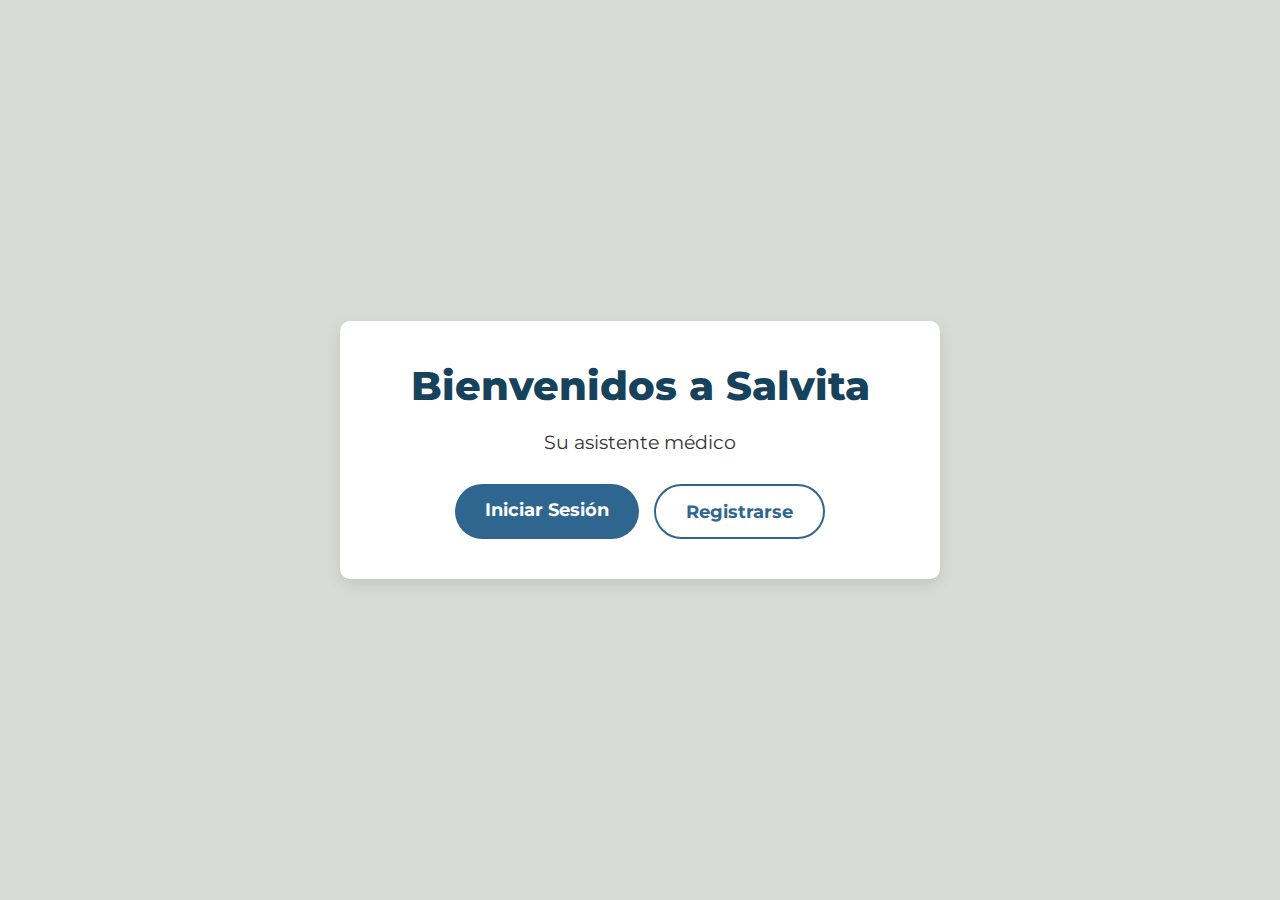
<file: Salvita/index.html>
<!doctype html>
<html lang="es">
    <head>
        <meta charset="UTF-8" />
        <meta name="viewport" content="width=device-width, initial-scale=1.0" />
        <title>Salvita - Aplicación Médica</title>
        <link rel="stylesheet" href="./fonts/montserrat.css" />
        <link rel="stylesheet" href="./css/main.css" />
        <script src="./js/main.js" defer></script>
    </head>
    <body>
        <div class="contenedor">
            <div class="tarjeta-bienvenida">
                <h1>Bienvenidos a Salvita</h1>
                <p>Su asistente médico</p>
                <div class="botones">
                    <a
                        href="./pantallas/login/login.html"
                        class="boton-principal"
                        >Iniciar Sesión</a
                    >
                    <a
                        href="./pantallas/registro/signup.html"
                        class="boton-secundario"
                        >Registrarse</a
                    >
                </div>
            </div>
        </div>
    </body>
</html>
</file>
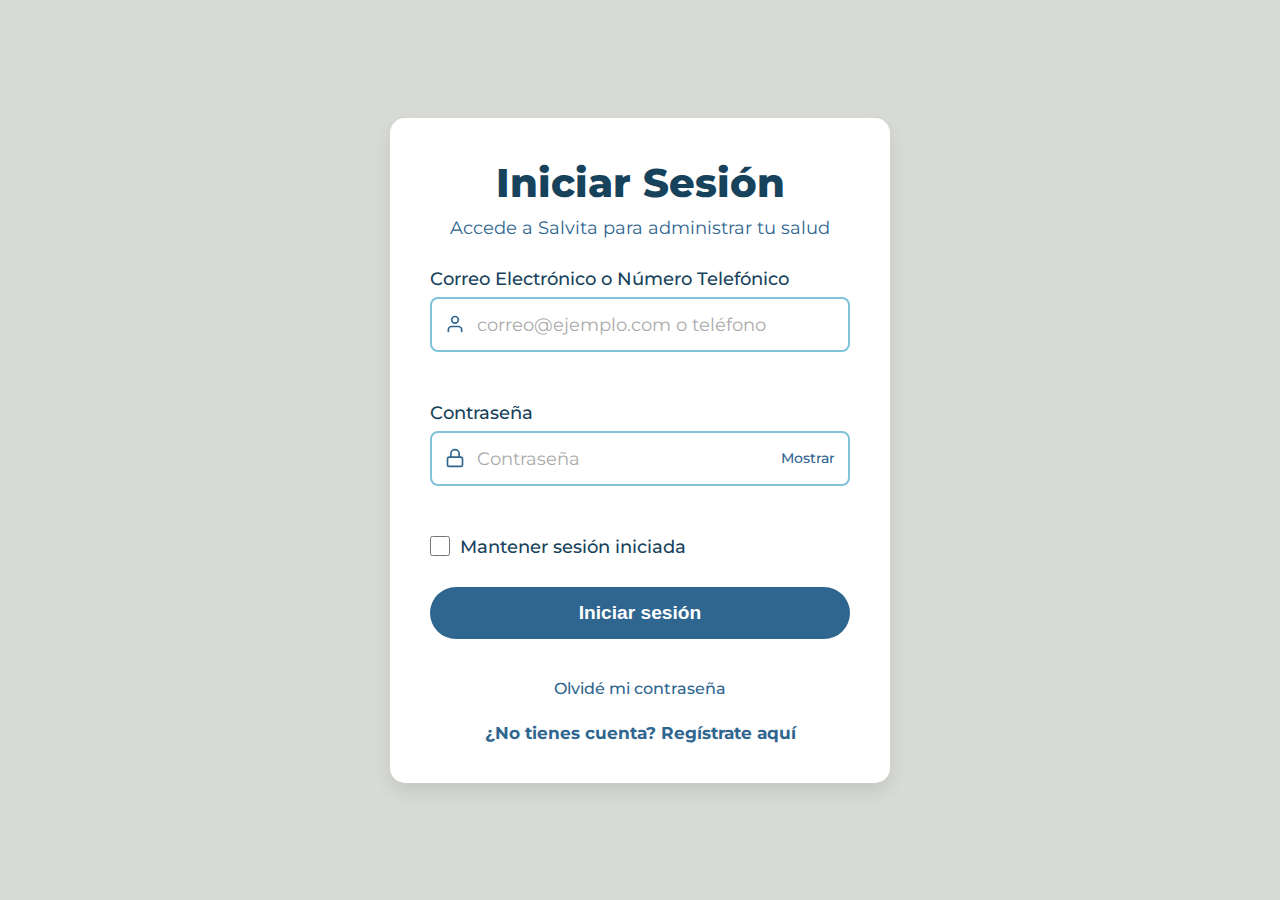
<file: Salvita/pantallas/chat/chat.html>
<!DOCTYPE html>
<html lang="es">
<head>
    <meta charset="UTF-8">
    <meta name="viewport" content="width=device-width, initial-scale=1.0">
    <title>Chat - Salvita</title>
    <!-- CSS Global -->
    <link rel="stylesheet" href="../../fonts/montserrat.css">
    <link rel="stylesheet" href="../../css/main.css">
    <!-- CSS Específico del Chat -->
    <link rel="stylesheet" href="./css/chat.css">
</head>
<body>
    <!-- Header (Cabecera) -->
    <header class="cabecera">
        <div class="logo-container">
            <img src="../dashboard/iconos/logo.svg" alt="Logo Salvita" class="logo">
            <h1 class="nombre-app">Salvita</h1>
        </div>
        <div class="iconos-derecha">
            <span id="nombreUsuario" class="nombre-usuario">Hola, Usuario</span>
            <button id="botonNotificaciones" class="icono-boton">
                <img src="../dashboard/iconos/bell.svg" alt="Notificaciones" class="icono">
                <span class="contador-notificaciones">2</span>
            </button>
            <button id="botonUsuario" class="icono-boton">
                <img src="../dashboard/iconos/user.svg" alt="Usuario" class="icono">
            </button>
            <button id="botonAjustes" class="icono-boton">
                <img src="../dashboard/iconos/settings.svg" alt="Ajustes" class="icono">
            </button>
        </div>
    </header>

    <!-- Menú desplegable de notificaciones -->
    <div id="menuNotificaciones" class="menu-desplegable oculto">
        <h3>Notificaciones</h3>
        <ul class="lista-notificaciones">
            <li class="notificacion no-leida">
                <h4 class="notificacion-titulo">Recordatorio de medicación</h4>
                <p class="notificacion-texto">Es hora de tomar tu medicamento para la presión arterial.</p>
                <span class="notificacion-tiempo">Hace 5 minutos</span>
            </li>
            <li class="notificacion no-leida">
                <h4 class="notificacion-titulo">Resultado de análisis disponible</h4>
                <p class="notificacion-texto">Ya puedes consultar el resultado de tu último análisis de sangre.</p>
                <span class="notificacion-tiempo">Hace 2 horas</span>
            </li>
            <li class="notificacion">
                <h4 class="notificacion-titulo">Cita médica confirmada</h4>
                <p class="notificacion-texto">Tu cita con el Dr. García ha sido confirmada para el 10 de mayo a las 15:30.</p>
                <span class="notificacion-tiempo">Ayer</span>
            </li>
        </ul>
        <a href="#" class="ver-todas">Ver todas</a>
    </div>

    <!-- Menú desplegable de ajustes -->
    <div id="menuAjustes" class="menu-desplegable oculto">
        <h3>Ajustes</h3>
        <ul class="lista-menu">
            <li><a href="#" id="enlaceDatosUsuario">Mis datos</a></li>
            <li><a href="#" id="enlacePreferencias">Preferencias</a></li>
            <li><a href="#" id="enlaceAyuda">Ayuda</a></li>
            <li><a href="#" id="enlaceCerrarSesion">Cerrar sesión</a></li>
        </ul>
    </div>

    <!-- Contenido principal -->
    <main class="contenido-principal">
        <div class="contenedor-chat">
            <div class="mensajes" id="contenedorMensajes">
                <!-- Los mensajes se cargarán dinámicamente con JS -->
            </div>
            
            <div class="entrada-mensaje">
                <input type="text" id="inputMensaje" placeholder="Escribe tu mensaje aquí...">
                <button id="botonEnviar" class="boton-enviar">
                    <img src="../dashboard/iconos/send.svg" alt="Enviar" class="icono-enviar">
                </button>
            </div>
        </div>
    </main>

    <!-- Pie de página (Footer) -->
    <footer class="pie-pagina">
        <nav class="menu-navegacion">
            <button class="boton-nav">
                <img src="../dashboard/iconos/home.svg" alt="Inicio" class="icono-nav">
                <span class="texto-nav">Inicio</span>
            </button>
            <button class="boton-nav activo">
                <img src="../dashboard/iconos/chat.svg" alt="Chat" class="icono-nav">
                <span class="texto-nav">Chat</span>
            </button>
            <button class="boton-nav">
                <img src="../dashboard/iconos/pill.svg" alt="Medicamentos" class="icono-nav">
                <span class="texto-nav">Medicinas</span>
            </button>
        </nav>
    </footer>

    <!-- JavaScript -->
    <script src="../../js/db.js"></script>
    <script src="./js/chat.js"></script>
</body>
</html>
</file>
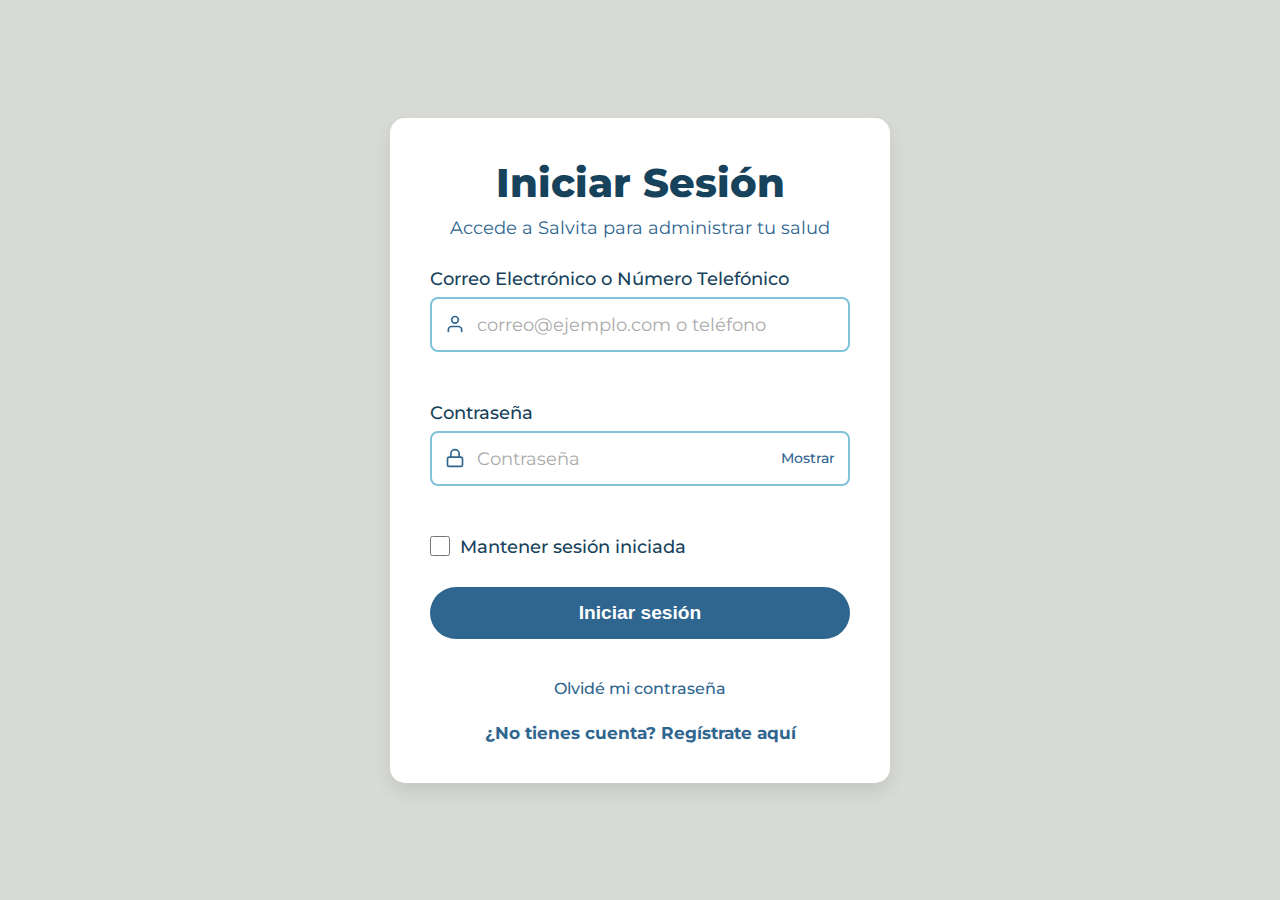
<file: Salvita/pantallas/dashboard/dashboard.html>
<!DOCTYPE html>
<html lang="es">
<head>
    <meta charset="UTF-8">
    <meta name="viewport" content="width=device-width, initial-scale=1.0">
    <title>Dashboard - Salvita</title>
    <!-- CSS Global -->
    <link rel="stylesheet" href="../../fonts/montserrat.css">
    <link rel="stylesheet" href="../../css/main.css">
    <!-- CSS Específico del Dashboard -->
    <link rel="stylesheet" href="./css/dashboard.css">
</head>
<body>
    <!-- Header (Cabecera) -->
    <header class="cabecera">
        <div class="logo-container">
            <img src="./iconos/logo.svg" alt="Logo Salvita" class="logo">
            <h1 class="nombre-app">Salvita</h1>
        </div>
        <div class="iconos-derecha">
            <button id="botonNotificaciones" class="icono-boton">
                <img src="./iconos/bell.svg" alt="Notificaciones" class="icono">
                <span class="contador-notificaciones">2</span>
            </button>
            <button id="botonUsuario" class="icono-boton">
                <img src="./iconos/user.svg" alt="Usuario" class="icono">
            </button>
            <button id="botonAjustes" class="icono-boton">
                <img src="./iconos/settings.svg" alt="Ajustes" class="icono">
            </button>
        </div>
        
        <!-- Menú desplegable de notificaciones (inicialmente oculto) -->
        <div id="menuNotificaciones" class="menu-desplegable oculto">
            <h3>Notificaciones</h3>
            <ul class="lista-notificaciones">
                <li class="notificacion no-leida">
                    <div class="notificacion-contenido">
                        <p class="notificacion-titulo">Recordatorio de medicamento</p>
                        <p class="notificacion-texto">Es hora de tomar tu dosis de Paracetamol</p>
                        <span class="notificacion-tiempo">Hace 5 minutos</span>
                    </div>
                </li>
                <li class="notificacion no-leida">
                    <div class="notificacion-contenido">
                        <p class="notificacion-titulo">Cita médica</p>
                        <p class="notificacion-texto">Mañana tienes cita con Dr. García a las 10:00</p>
                        <span class="notificacion-tiempo">Hace 2 horas</span>
                    </div>
                </li>
                <li class="notificacion">
                    <div class="notificacion-contenido">
                        <p class="notificacion-titulo">Actualización de sistema</p>
                        <p class="notificacion-texto">Salvita se ha actualizado a la versión 2.0</p>
                        <span class="notificacion-tiempo">Ayer</span>
                    </div>
                </li>
            </ul>
            <a href="#" class="ver-todas">Ver todas</a>
        </div>
        
        <!-- Menú desplegable de configuraciones (inicialmente oculto) -->
        <div id="menuAjustes" class="menu-desplegable oculto">
            <ul class="lista-menu">
                <li><a href="#" id="enlaceDatosUsuario">Mis datos</a></li>
                <li><a href="#" id="enlaceCerrarSesion">Cerrar sesión</a></li>
            </ul>
        </div>
    </header>
    
    <!-- Contenido principal -->
    <main class="contenido-principal">
        <!-- Sección de bienvenida -->
        <section class="seccion-bienvenida">
            <div class="textos-bienvenida">
                <h2 class="titulo-bienvenida">Bienvenido, <span id="nombreUsuario">Usuario</span></h2>
                <p class="subtitulo-bienvenida">¿Cómo te sientes hoy?</p>
            </div>
            <button class="boton-chat">Chatea conmigo</button>
        </section>
        
        <!-- Contenido desplazable (Body) -->
        <section class="contenedor-desplazable">
            <!-- Aquí se agregarán más secciones en el futuro -->
            <div class="contenido-temporal">
                <p>El contenido principal de la aplicación se agregará próximamente.</p>
            </div>
        </section>
    </main>
    
    <!-- Footer (Pie de página) -->
    <footer class="pie-pagina">
        <nav class="menu-navegacion">
            <button class="boton-nav activo">
                <img src="./iconos/home.svg" alt="Inicio" class="icono-nav">
                <span class="texto-nav">Inicio</span>
            </button>
            <button class="boton-nav">
                <img src="./iconos/chat.svg" alt="Chat" class="icono-nav">
                <span class="texto-nav">Chat</span>
            </button>
            <button class="boton-nav">
                <img src="./iconos/pill.svg" alt="Medicamentos" class="icono-nav">
                <span class="texto-nav">Medicinas</span>
            </button>
        </nav>
    </footer>

    <!-- JavaScript -->
    <script src="../../js/db.js"></script>
    <script src="./js/dashboard.js"></script>
</body>
</html>
</file>
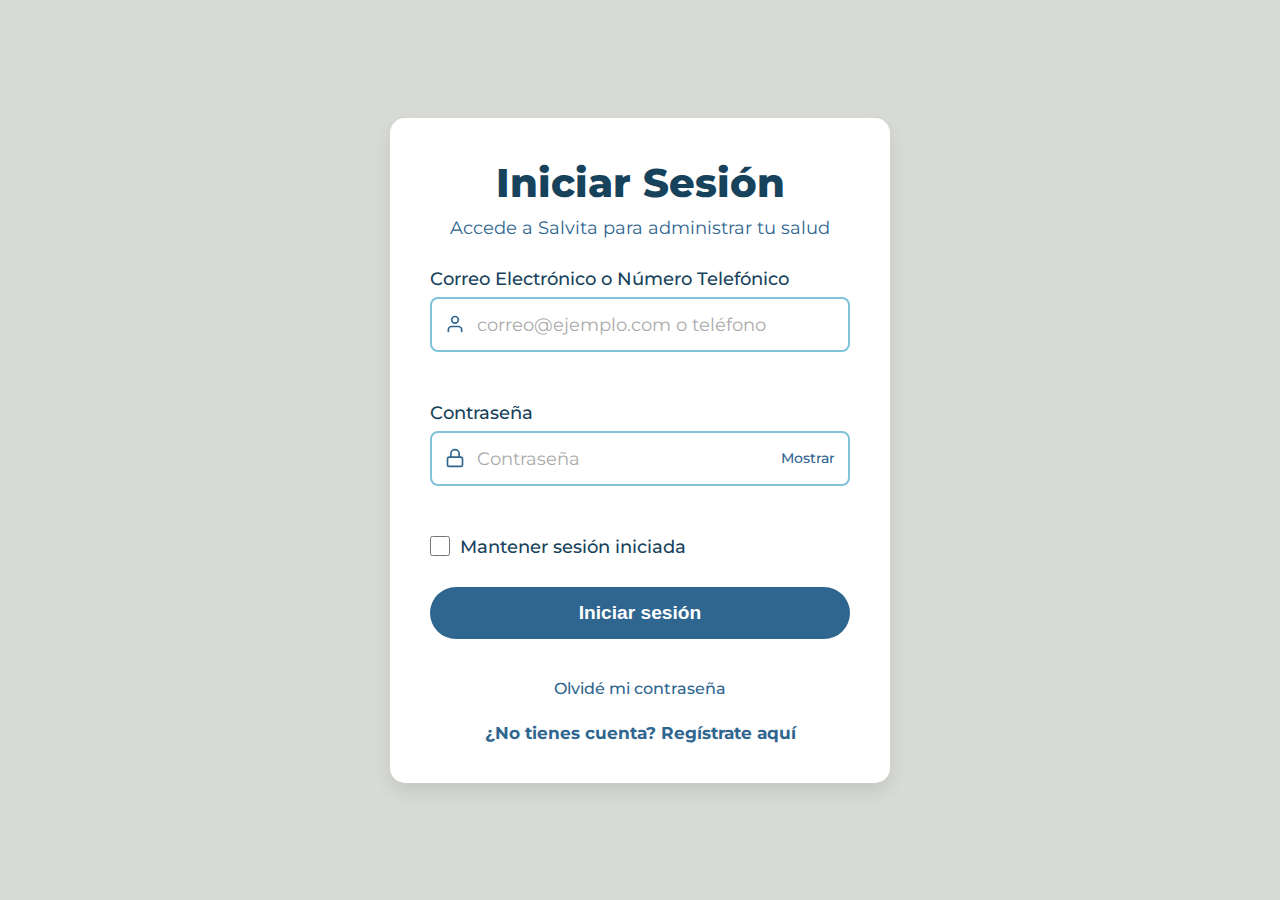
<file: Salvita/pantallas/login/login.html>
<!DOCTYPE html>
<html lang="es">
<head>
    <meta charset="UTF-8">
    <meta name="viewport" content="width=device-width, initial-scale=1.0">
    <title>Iniciar Sesión - Salvita</title>
    <link rel="stylesheet" href="../../fonts/montserrat.css">
    <link rel="stylesheet" href="../../css/main.css">
    <link rel="stylesheet" href="./css/login.css">
    <script src="../../js/db.js" defer></script>
    <script src="./js/login.js" defer></script>
</head>
<body>
    <div class="contenedor">
        <div class="tarjeta-login">
            <div class="cabecera">
                <h1>Iniciar Sesión</h1>
                <p>Accede a Salvita para administrar tu salud</p>
            </div>
            
            <form id="formularioLogin" novalidate>
                <div class="grupo-formulario">
                    <label for="credencial">Correo Electrónico o Número Telefónico</label>
                    <div class="campo-con-icono">
                        <img src="./iconos/user.svg" alt="Icono de usuario" class="icono">
                        <input 
                            type="text" 
                            id="credencial" 
                            name="credencial" 
                            required 
                            placeholder="correo@ejemplo.com o teléfono"
                            autocomplete="username">
                    </div>
                    <span class="mensaje-error" id="errorCredencial"></span>
                </div>
                
                <div class="grupo-formulario">
                    <label for="contrasena">Contraseña</label>
                    <div class="campo-con-icono">
                        <img src="./iconos/password.svg" alt="Icono de contraseña" class="icono">
                        <input 
                            type="password" 
                            id="contrasena" 
                            name="contrasena" 
                            required 
                            placeholder="Contraseña" 
                            autocomplete="current-password">
                        <button type="button" id="mostrarContrasena" class="boton-mostrar">Mostrar</button>
                    </div>
                    <span class="mensaje-error" id="errorContrasena"></span>
                </div>
                
                <div class="grupo-formulario checkbox">
                    <input type="checkbox" id="mantenerSesion" name="mantenerSesion">
                    <label for="mantenerSesion">Mantener sesión iniciada</label>
                </div>
                
                <div id="mensajeAlerta" class="alerta oculto"></div>
                
                <button type="submit" class="boton-principal boton-login">Iniciar sesión</button>
                
                <div class="links-adicionales">
                    <a href="#" id="olvidoContrasena">Olvidé mi contraseña</a>
                    <a href="../registro/signup.html" class="link-registro">¿No tienes cuenta? Regístrate aquí</a>
                </div>
            </form>
        </div>
    </div>
</body>
</html>
</file>
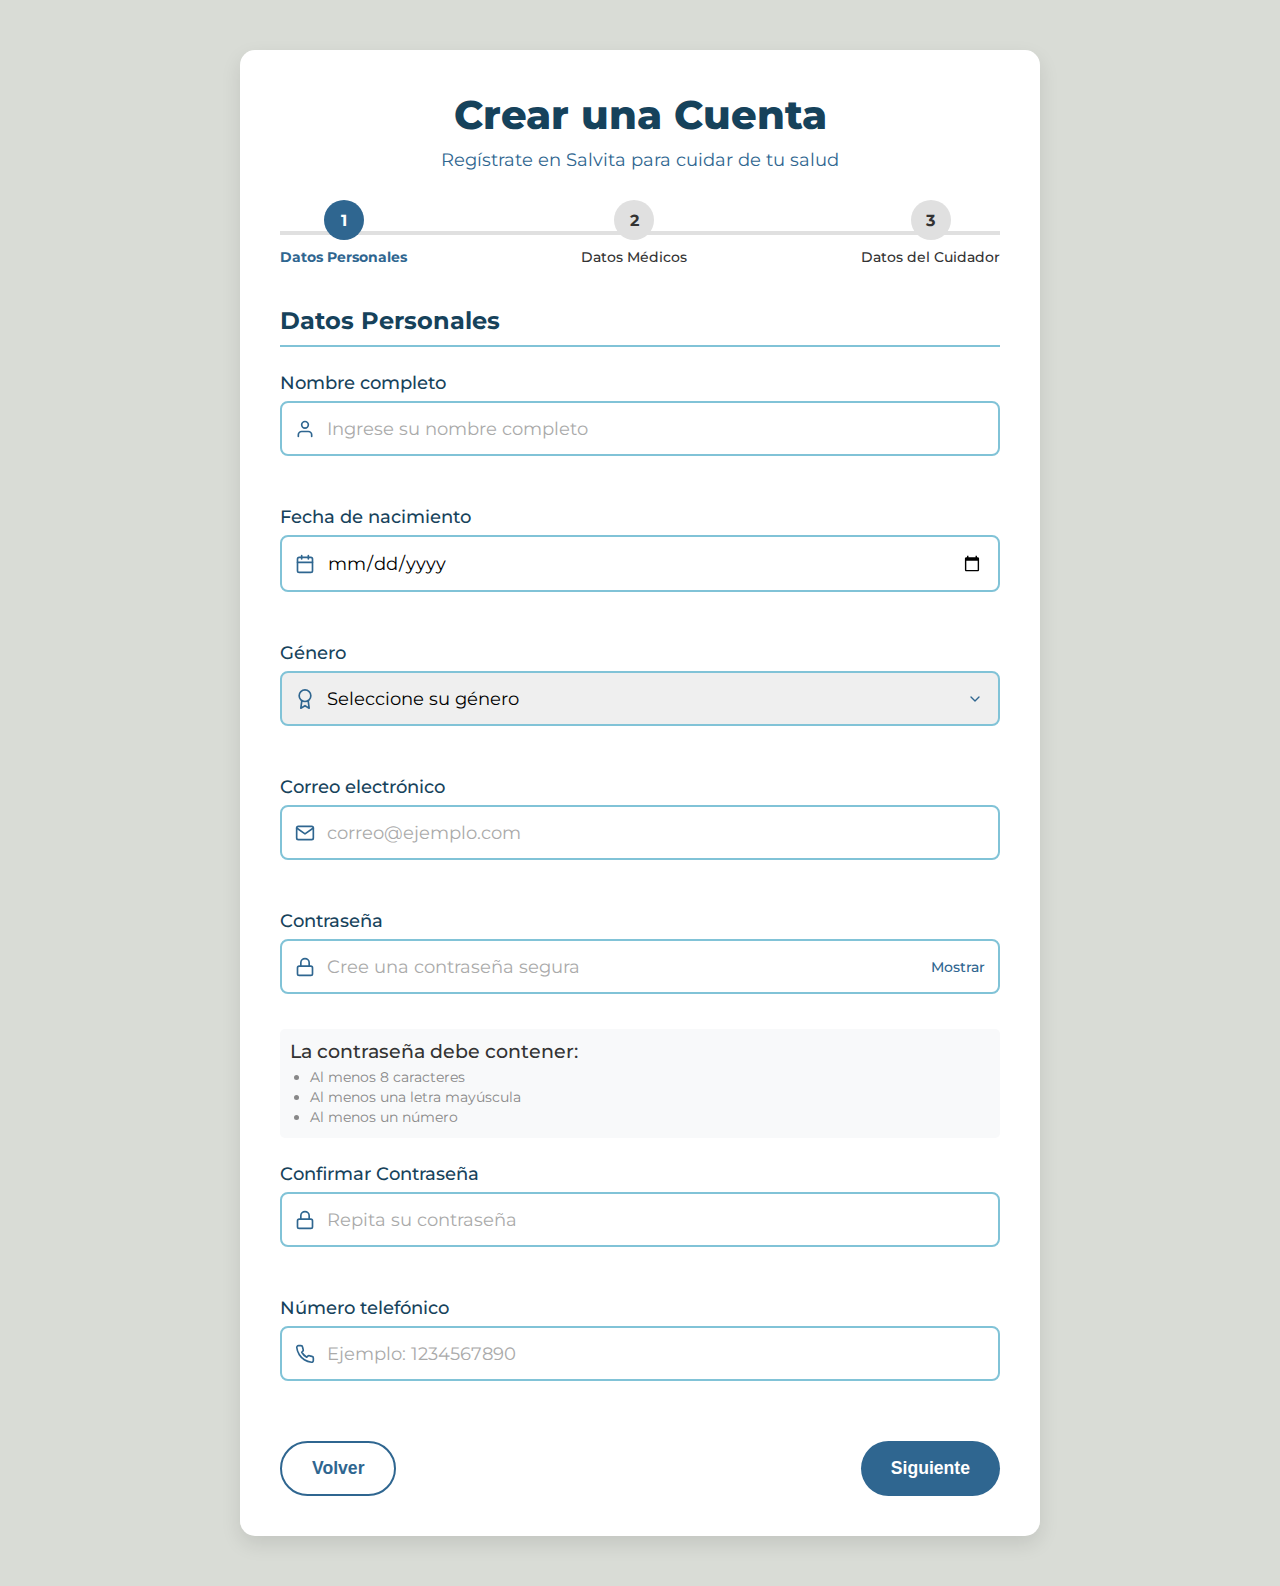
<file: Salvita/pantallas/registro/signup.html>
<!DOCTYPE html>
<html lang="es">
<head>
    <meta charset="UTF-8">
    <meta name="viewport" content="width=device-width, initial-scale=1.0">
    <title>Registro - Salvita</title>
    <link rel="stylesheet" href="../../fonts/montserrat.css">
    <link rel="stylesheet" href="../../css/main.css">
    <link rel="stylesheet" href="./css/signup.css">
    <script src="../../js/db.js" defer></script>
    <script src="./js/signup.js" defer></script>
</head>
<body>
    <div class="contenedor">
        <div class="tarjeta-registro">
            <div class="cabecera">
                <h1>Crear una Cuenta</h1>
                <p>Regístrate en Salvita para cuidar de tu salud</p>
            </div>
            
            <form id="formularioRegistro" novalidate>
                <!-- Progreso del formulario -->
                <div class="indicador-progreso">
                    <div class="paso activo" data-paso="datosPersonales">
                        <span class="numero">1</span>
                        <span class="texto">Datos Personales</span>
                    </div>
                    <div class="paso" data-paso="datosMedicos">
                        <span class="numero">2</span>
                        <span class="texto">Datos Médicos</span>
                    </div>
                    <div class="paso" data-paso="datosCuidador">
                        <span class="numero">3</span>
                        <span class="texto">Datos del Cuidador</span>
                    </div>
                </div>
                
                <!-- Sección 1: Datos Personales -->
                <div class="seccion" id="seccionDatosPersonales">
                    <h2>Datos Personales</h2>
                    
                    <div class="grupo-formulario">
                        <label for="nombre">Nombre completo</label>
                        <div class="campo-con-icono">
                            <img src="./iconos/user.svg" alt="Icono de usuario" class="icono">
                            <input 
                                type="text" 
                                id="nombre" 
                                name="nombre" 
                                required 
                                placeholder="Ingrese su nombre completo">
                        </div>
                        <span class="mensaje-error" id="errorNombre"></span>
                    </div>
                    
                    <div class="grupo-formulario">
                        <label for="fechaNacimiento">Fecha de nacimiento</label>
                        <div class="campo-con-icono">
                            <img src="./iconos/calendar.svg" alt="Icono de calendario" class="icono">
                            <input 
                                type="date" 
                                id="fechaNacimiento" 
                                name="fechaNacimiento" 
                                required>
                        </div>
                        <span class="mensaje-error" id="errorFechaNacimiento"></span>
                    </div>
                    
                    <div class="grupo-formulario">
                        <label for="genero">Género</label>
                        <div class="campo-con-icono select-container">
                            <img src="./iconos/gender.svg" alt="Icono de género" class="icono">
                            <select id="genero" name="genero" required>
                                <option value="" disabled selected>Seleccione su género</option>
                                <option value="masculino">Masculino</option>
                                <option value="femenino">Femenino</option>
                                <option value="otro">Otro</option>
                                <option value="prefiero-no-decir">Prefiero no decir</option>
                            </select>
                        </div>
                        <span class="mensaje-error" id="errorGenero"></span>
                    </div>
                    
                    <div class="grupo-formulario">
                        <label for="correo">Correo electrónico</label>
                        <div class="campo-con-icono">
                            <img src="./iconos/email.svg" alt="Icono de correo" class="icono">
                            <input 
                                type="email" 
                                id="correo" 
                                name="correo" 
                                required 
                                placeholder="correo@ejemplo.com">
                        </div>
                        <span class="mensaje-error" id="errorCorreo"></span>
                    </div>
                    
                    <div class="grupo-formulario">
                        <label for="contrasena">Contraseña</label>
                        <div class="campo-con-icono">
                            <img src="./iconos/password.svg" alt="Icono de contraseña" class="icono">
                            <input 
                                type="password" 
                                id="contrasena" 
                                name="contrasena" 
                                required 
                                placeholder="Cree una contraseña segura">
                            <button type="button" id="mostrarContrasena" class="boton-mostrar">Mostrar</button>
                        </div>
                        <span class="mensaje-error" id="errorContrasena"></span>
                        <div class="requisitos-contrasena">
                            <p>La contraseña debe contener:</p>
                            <ul>
                                <li id="req-longitud">Al menos 8 caracteres</li>
                                <li id="req-mayuscula">Al menos una letra mayúscula</li>
                                <li id="req-numero">Al menos un número</li>
                            </ul>
                        </div>
                    </div>
                    
                    <div class="grupo-formulario">
                        <label for="confirmarContrasena">Confirmar Contraseña</label>
                        <div class="campo-con-icono">
                            <img src="./iconos/password.svg" alt="Icono de contraseña" class="icono">
                            <input 
                                type="password" 
                                id="confirmarContrasena" 
                                name="confirmarContrasena" 
                                required 
                                placeholder="Repita su contraseña">
                        </div>
                        <span class="mensaje-error" id="errorConfirmarContrasena"></span>
                    </div>
                    
                    <div class="grupo-formulario">
                        <label for="telefono">Número telefónico</label>
                        <div class="campo-con-icono">
                            <img src="./iconos/phone.svg" alt="Icono de teléfono" class="icono">
                            <input 
                                type="tel" 
                                id="telefono" 
                                name="telefono" 
                                required 
                                placeholder="Ejemplo: 1234567890">
                        </div>
                        <span class="mensaje-error" id="errorTelefono"></span>
                    </div>
                    
                    <div class="botones-navegacion">
                        <button type="button" class="boton-secundario" id="volverInicio">Volver</button>
                        <button type="button" class="boton-principal" id="siguienteDatosMedicos">Siguiente</button>
                    </div>
                </div>
                
                <!-- Sección 2: Datos Médicos -->
                <div class="seccion oculto" id="seccionDatosMedicos">
                    <h2>Datos Médicos</h2>
                    
                    <div class="grupo-formulario">
                        <label>Enfermedades preexistentes</label>
                        <div class="lista-seleccion" id="enfermedades">
                            <div class="opcion-multiple">
                                <input type="checkbox" id="enf-diabetes" name="enfermedades" value="diabetes">
                                <label for="enf-diabetes">Diabetes</label>
                            </div>
                            <div class="opcion-multiple">
                                <input type="checkbox" id="enf-hipertension" name="enfermedades" value="hipertension">
                                <label for="enf-hipertension">Hipertensión</label>
                            </div>
                            <div class="opcion-multiple">
                                <input type="checkbox" id="enf-asma" name="enfermedades" value="asma">
                                <label for="enf-asma">Asma</label>
                            </div>
                            <div class="opcion-multiple">
                                <input type="checkbox" id="enf-cardiopatia" name="enfermedades" value="cardiopatia">
                                <label for="enf-cardiopatia">Cardiopatía</label>
                            </div>
                            <div class="opcion-multiple">
                                <input type="checkbox" id="enf-artritis" name="enfermedades" value="artritis">
                                <label for="enf-artritis">Artritis</label>
                            </div>
                            <div class="opcion-multiple">
                                <input type="checkbox" id="enf-otra" name="enfermedades" value="otra">
                                <label for="enf-otra">Otra</label>
                                <input type="text" id="enf-otra-texto" class="input-complementario oculto" placeholder="Especifique">
                            </div>
                        </div>
                    </div>
                    
                    <div class="grupo-formulario">
                        <label for="alergias">Alergias</label>
                        <textarea 
                            id="alergias" 
                            name="alergias" 
                            placeholder="Describa sus alergias, separe con comas (ej. penicilina, mariscos, nueces)"
                            rows="3"></textarea>
                    </div>
                    
                    <div class="grupo-formulario">
                        <label for="grupoSanguineo">Grupo sanguíneo</label>
                        <div class="campo-con-icono select-container">
                            <img src="./iconos/health.svg" alt="Icono de salud" class="icono">
                            <select id="grupoSanguineo" name="grupoSanguineo">
                                <option value="" disabled selected>Seleccione su grupo sanguíneo</option>
                                <option value="a+">A+</option>
                                <option value="a-">A-</option>
                                <option value="b+">B+</option>
                                <option value="b-">B-</option>
                                <option value="ab+">AB+</option>
                                <option value="ab-">AB-</option>
                                <option value="o+">O+</option>
                                <option value="o-">O-</option>
                                <option value="desconocido">Desconocido</option>
                            </select>
                        </div>
                    </div>
                    
                    <div class="botones-navegacion">
                        <button type="button" class="boton-secundario" id="volverDatosPersonales">Anterior</button>
                        <button type="button" class="boton-principal" id="siguienteDatosCuidador">Siguiente</button>
                    </div>
                </div>
                
                <!-- Sección 3: Datos del Cuidador -->
                <div class="seccion oculto" id="seccionDatosCuidador">
                    <h2>Datos del Cuidador <span class="opcional">(Opcional)</span></h2>
                    
                    <div class="grupo-formulario checkbox">
                        <input type="checkbox" id="tieneCuidador" name="tieneCuidador">
                        <label for="tieneCuidador">Tengo un cuidador o persona responsable</label>
                    </div>
                    
                    <div id="formularioCuidador" class="oculto">
                        <div class="grupo-formulario">
                            <label for="nombreCuidador">Nombre completo del cuidador</label>
                            <div class="campo-con-icono">
                                <img src="./iconos/caregiver.svg" alt="Icono de cuidador" class="icono">
                                <input 
                                    type="text" 
                                    id="nombreCuidador" 
                                    name="nombreCuidador" 
                                    placeholder="Nombre del cuidador">
                            </div>
                        </div>
                        
                        <div class="grupo-formulario">
                            <label for="relacionCuidador">Relación con el usuario</label>
                            <div class="campo-con-icono select-container">
                                <img src="./iconos/caregiver.svg" alt="Icono de cuidador" class="icono">
                                <select id="relacionCuidador" name="relacionCuidador">
                                    <option value="" disabled selected>Seleccione la relación</option>
                                    <option value="familiar">Familiar</option>
                                    <option value="cuidador-profesional">Cuidador profesional</option>
                                    <option value="amigo">Amigo</option>
                                    <option value="vecino">Vecino</option>
                                    <option value="otro">Otro</option>
                                </select>
                            </div>
                        </div>
                        
                        <div class="grupo-formulario">
                            <label for="telefonoCuidador">Número telefónico del cuidador</label>
                            <div class="campo-con-icono">
                                <img src="./iconos/phone.svg" alt="Icono de teléfono" class="icono">
                                <input 
                                    type="tel" 
                                    id="telefonoCuidador" 
                                    name="telefonoCuidador" 
                                    placeholder="Teléfono del cuidador">
                            </div>
                        </div>
                        
                        <div class="grupo-formulario">
                            <label for="correoCuidador">Correo electrónico del cuidador</label>
                            <div class="campo-con-icono">
                                <img src="./iconos/email.svg" alt="Icono de correo" class="icono">
                                <input 
                                    type="email" 
                                    id="correoCuidador" 
                                    name="correoCuidador" 
                                    placeholder="correo@ejemplo.com">
                            </div>
                        </div>
                        
                        <div class="grupo-formulario checkbox">
                            <input type="checkbox" id="notificacionesCuidador" name="notificacionesCuidador">
                            <label for="notificacionesCuidador">¿Recibirá notificaciones de emergencia?</label>
                        </div>
                    </div>
                    
                    <div id="mensajeAlerta" class="alerta oculto"></div>
                    
                    <div class="botones-navegacion">
                        <button type="button" class="boton-secundario" id="volverDatosMedicos">Anterior</button>
                        <button type="submit" class="boton-principal" id="completarRegistro">Registrarse</button>
                    </div>
                    
                    <div class="links-adicionales">
                        <a href="../login/login.html">¿Ya tienes cuenta? Inicia sesión aquí</a>
                    </div>
                </div>
            </form>
        </div>
    </div>
</body>
</html>
</file>
<file: Salvita/fonts/montserrat.css>
/* Importación de la fuente Montserrat desde Google Fonts */
@import url('https://fonts.googleapis.com/css2?family=Montserrat:ital,wght@0,400;0,500;0,700;0,800;1,400;1,700&display=swap');

/* 
   Alternativamente, si se requiere un funcionamiento 100% offline,
   se podrían descargar los archivos de fuentes y configurar así:

@font-face {
    font-family: 'Montserrat';
    src: url('../fuentes/Montserrat-Regular.woff2') format('woff2'),
         url('../fuentes/Montserrat-Regular.woff') format('woff');
    font-weight: 400;
    font-style: normal;
}

@font-face {
    font-family: 'Montserrat';
    src: url('../fuentes/Montserrat-Bold.woff2') format('woff2'),
         url('../fuentes/Montserrat-Bold.woff') format('woff');
    font-weight: 700;
    font-style: normal;
}

@font-face {
    font-family: 'Montserrat';
    src: url('../fuentes/Montserrat-ExtraBold.woff2') format('woff2'),
         url('../fuentes/Montserrat-ExtraBold.woff') format('woff');
    font-weight: 800;
    font-style: normal;
}

@font-face {
    font-family: 'Montserrat';
    src: url('../fuentes/Montserrat-Italic.woff2') format('woff2'),
         url('../fuentes/Montserrat-Italic.woff') format('woff');
    font-weight: 400;
    font-style: italic;
}
*/
</file>
<file: Salvita/css/main.css>
/* Estilos globales para la aplicación Salvita */

:root {
    /* Paleta de colores */
    --color-primario: #16425b;
    --color-secundario: #2f6690;
    --color-terciario: #81c3d7;
    --color-fondo: #d9dcd6;
    --color-blanco: #ffffff;
    --color-texto: #333333;
    --color-error: #d32f2f;
    --color-exito: #388e3c;
}

* {
    margin: 0;
    padding: 0;
    box-sizing: border-box;
}

body {
    font-family: 'Montserrat', sans-serif;
    background-color: var(--color-fondo);
    color: var(--color-texto);
    min-height: 100vh;
    display: flex;
    justify-content: center;
    align-items: center;
}

.contenedor {
    width: 100%;
    max-width: 1200px;
    padding: 20px;
    margin: 0 auto;
}

.tarjeta-bienvenida {
    background-color: var(--color-blanco);
    border-radius: 10px;
    box-shadow: 0 5px 15px rgba(0, 0, 0, 0.1);
    padding: 40px;
    text-align: center;
    max-width: 600px;
    margin: 0 auto;
}

h1 {
    color: var(--color-primario);
    margin-bottom: 20px;
    font-size: 2.5rem;
    font-weight: 800; /* Extra Bold */
}

p {
    font-size: 1.2rem;
    margin-bottom: 30px;
}

.botones {
    display: flex;
    flex-direction: column;
    gap: 15px;
}

.boton-principal, .boton-secundario {
    display: inline-block;
    padding: 15px 30px;
    border-radius: 50px;
    text-decoration: none;
    font-weight: 700; /* Bold */
    font-size: 1.1rem;
    cursor: pointer;
    transition: all 0.3s ease;
}

.boton-principal {
    background-color: var(--color-secundario);
    color: var(--color-blanco);
    border: none;
}

.boton-principal:hover {
    background-color: var(--color-primario);
    transform: scale(1.05);
}

.boton-secundario {
    background-color: var(--color-blanco);
    color: var(--color-secundario);
    border: 2px solid var(--color-secundario);
}

.boton-secundario:hover {
    background-color: var(--color-terciario);
    color: var(--color-primario);
    border-color: var(--color-terciario);
    transform: scale(1.05);
}

/* Estilos responsive */
@media (min-width: 768px) {
    .botones {
        flex-direction: row;
        justify-content: center;
    }
}
</file>
<file: Salvita/pantallas/chat/css/chat.css>
/* Estilos específicos para el Chat */

/* Estructura básica */
body {
    display: flex;
    flex-direction: column;
    min-height: calc(100vh + 16px); /* Aumenta 16px a la altura mínima */
    overflow: hidden;
    position: relative;
}


/* Cabecera (Header) */
.cabecera {
    background-color: var(--color-primario);
    color: var(--color-blanco);
    padding: 10px 20px;
    display: flex;
    justify-content: space-between;
    align-items: center;
    box-shadow: 0 3px 10px rgba(0, 0, 0, 0.2);
    position: fixed;
    z-index: 100;
    width: 100%;
    left: 0;
    right: 0;
    top: 0;
    height: 64px;
}

.logo-container {
    display: flex;
    align-items: center;
}

.logo {
    width: 38px;
    height: 38px;
    margin-right: 12px;
    filter: drop-shadow(0 2px 3px rgba(0, 0, 0, 0.2));
    transition: transform 0.3s ease;
    /* Mantenemos el logo con su color original */
}

.logo-container:hover .logo {
    transform: rotate(5deg) scale(1.05);
}

.nombre-app {
    font-size: 1.6rem;
    font-weight: 800;
    margin: 0;
    color: var(--color-blanco);
    text-shadow: 0 1px 2px rgba(0, 0, 0, 0.2);
    transition: transform 0.3s ease, color 0.3s ease;
}

.logo-container:hover .nombre-app {
    color: var(--color-terciario);
    transform: translateX(2px);
}

.iconos-derecha {
    display: flex;
    align-items: center;
    gap: 20px;
}

.nombre-usuario {
    font-size: 0.95rem;
    color: white;
    font-weight: 500;
    margin-right: 10px;
}

.icono-boton {
    background: none;
    border: none;
    cursor: pointer;
    position: relative;
    padding: 8px;
    display: flex;
    align-items: center;
    justify-content: center;
    transition: all 0.3s ease;
    border-radius: 50%;
    background-color: rgba(255, 255, 255, 0.1);
    box-shadow: 0 2px 4px rgba(0, 0, 0, 0.1);
}

.icono-boton:hover {
    background-color: rgba(255, 255, 255, 0.25);
    transform: translateY(-3px) scale(1.1);
    box-shadow: 0 4px 8px rgba(0, 0, 0, 0.2);
}

.icono-boton:active {
    transform: translateY(1px) scale(0.95);
    box-shadow: 0 1px 2px rgba(0, 0, 0, 0.2);
}

.icono-boton .icono {
    width: 28px;
    height: 28px;
    filter: brightness(0) invert(1); /* Hace los iconos blancos */
    transition: filter 0.3s ease, transform 0.3s ease;
}

.icono-boton:hover .icono {
    filter: brightness(0) invert(0.85) sepia(1) hue-rotate(170deg) saturate(5); /* Cambia al color terciario al pasar el cursor */
    transform: scale(1.1);
}

.contador-notificaciones {
    position: absolute;
    top: -5px;
    right: -5px;
    background-color: var(--color-error);
    color: white;
    font-size: 0.7rem;
    width: 20px;
    height: 20px;
    border-radius: 50%;
    display: flex;
    align-items: center;
    justify-content: center;
    font-weight: bold;
    box-shadow: 0 2px 5px rgba(0, 0, 0, 0.2);
    border: 2px solid var(--color-primario);
    animation: pulsar 2s infinite;
    transition: transform 0.3s ease;
}

@keyframes pulsar {
    0% {
        transform: scale(1);
        box-shadow: 0 0 0 0 rgba(211, 47, 47, 0.7);
    }
    70% {
        transform: scale(1.1);
        box-shadow: 0 0 0 6px rgba(211, 47, 47, 0);
    }
    100% {
        transform: scale(1);
        box-shadow: 0 0 0 0 rgba(211, 47, 47, 0);
    }
}

/* Menús desplegables */
.menu-desplegable {
    position: absolute;
    top: 62px;
    right: 20px;
    background-color: var(--color-blanco);
    border-radius: 12px;
    box-shadow: 0 8px 25px rgba(0, 0, 0, 0.15);
    width: 300px;
    max-height: 450px;
    overflow-y: auto;
    z-index: 101;
    transition: all 0.4s cubic-bezier(0.175, 0.885, 0.32, 1.275);
    opacity: 1;
    transform: translateY(0) scale(1);
    border: 1px solid rgba(0, 0, 0, 0.05);
}

.menu-desplegable:before {
    content: '';
    position: absolute;
    top: -6px;
    right: 30px;
    width: 12px;
    height: 12px;
    background-color: var(--color-blanco);
    transform: rotate(45deg);
    border-left: 1px solid rgba(0, 0, 0, 0.05);
    border-top: 1px solid rgba(0, 0, 0, 0.05);
    z-index: 0;
}

.menu-desplegable.oculto {
    opacity: 0;
    transform: translateY(-15px) scale(0.95);
    pointer-events: none;
    box-shadow: 0 2px 5px rgba(0, 0, 0, 0);
}

.menu-desplegable h3 {
    margin: 0;
    padding: 18px 20px;
    font-size: 1.2rem;
    border-bottom: 1px solid rgba(0, 0, 0, 0.05);
    color: var(--color-primario);
    background-color: rgba(129, 195, 215, 0.05);
    display: flex;
    align-items: center;
    justify-content: space-between;
    border-radius: 12px 12px 0 0;
}

.menu-desplegable h3:after {
    content: '';
    display: block;
    width: 30px;
    height: 4px;
    background-color: var(--color-secundario);
    border-radius: 2px;
}

.lista-notificaciones {
    list-style: none;
    padding: 0;
    margin: 0;
}

.notificacion {
    padding: 15px 20px;
    border-bottom: 1px solid rgba(0, 0, 0, 0.05);
    transition: all 0.3s ease;
    position: relative;
}

.notificacion:hover {
    background-color: rgba(129, 195, 215, 0.08);
    transform: translateX(3px);
}

.notificacion.no-leida {
    border-left: 4px solid var(--color-secundario);
    background-color: rgba(129, 195, 215, 0.1);
}

.notificacion-titulo {
    margin: 0 0 6px 0;
    font-weight: 700;
    color: var(--color-primario);
    font-size: 1rem;
}

.notificacion-texto {
    margin: 0 0 8px 0;
    font-size: 0.9rem;
    color: #555;
    line-height: 1.4;
}

.notificacion-tiempo {
    font-size: 0.75rem;
    color: #777;
    display: block;
    font-style: italic;
}

.ver-todas {
    display: block;
    text-align: center;
    padding: 15px;
    color: var(--color-secundario);
    font-weight: 600;
    text-decoration: none;
    border-top: 1px solid rgba(0, 0, 0, 0.05);
    transition: all 0.3s ease;
    border-radius: 0 0 12px 12px;
    background-color: rgba(129, 195, 215, 0.03);
    text-transform: uppercase;
    letter-spacing: 0.5px;
    font-size: 0.85rem;
}

.ver-todas:hover {
    background-color: var(--color-secundario);
    color: var(--color-blanco);
}

.lista-menu {
    list-style: none;
    padding: 5px 0;
    margin: 0;
}

.lista-menu li {
    padding: 0;
}

.lista-menu a {
    padding: 15px 20px;
    display: flex;
    align-items: center;
    color: var(--color-primario);
    text-decoration: none;
    transition: all 0.3s ease;
    font-weight: 500;
}

.lista-menu a:hover {
    background-color: rgba(129, 195, 215, 0.1);
    transform: translateX(5px);
    color: var(--color-secundario);
}

.lista-menu a::before {
    content: "•";
    margin-right: 10px;
    color: var(--color-secundario);
    font-size: 1.5rem;
    transition: transform 0.3s ease;
    display: inline-block;
}

.lista-menu a:hover::before {
    transform: scale(1.3);
}

/* Contenido principal */
.contenido-principal {
    flex: 1;
    padding: 0;
    overflow: hidden;
    display: flex;
    flex-direction: column;
    position: fixed;
    top: 64px; /* Altura del header */
    bottom: 56px; /* Altura del footer */
    width: 100%;
}

/* Estilos específicos para el chat */
.contenedor-chat {
    display: flex;
    flex-direction: column;
    height: 100%;
    width: 100%;
    overflow: hidden;
    position: relative;
    padding-bottom: 56px; /* Evitar que el contenido se pierda detrás del footer */
}

.mensajes {
    flex: 1;
    overflow-y: auto;
    padding: 20px;
    background-color: #f9f9f9;
    display: flex;
    flex-direction: column;
    gap: 16px;
    padding-bottom: 80px; /* Espacio para que los mensajes no queden detrás del input */
    /* Estilo personalizado para scrollbar */
    scrollbar-width: thin;
    scrollbar-color: var(--color-secundario) #f1f1f1;
    background-image: linear-gradient(rgba(255, 255, 255, 0.95), rgba(255, 255, 255, 0.95)),
                      url("../../../img/pattern-light.svg");
    background-attachment: fixed;
}

/* Estilo personalizado para scrollbar en WebKit (Chrome, Safari, Edge) */
.mensajes::-webkit-scrollbar {
    width: 8px;
}

.mensajes::-webkit-scrollbar-track {
    background: #f1f1f1;
    border-radius: 10px;
}

.mensajes::-webkit-scrollbar-thumb {
    background: var(--color-secundario);
    border-radius: 10px;
}

.mensajes::-webkit-scrollbar-thumb:hover {
    background: var(--color-primario);
}

.mensaje {
    display: flex;
    max-width: 80%;
    animation: aparecer 0.3s ease-in-out;
}

@keyframes aparecer {
    from {
        opacity: 0;
        transform: translateY(10px);
    }
    to {
        opacity: 1;
        transform: translateY(0);
    }
}

.mensaje-bot {
    align-self: flex-start;
}

.mensaje-usuario {
    align-self: flex-end;
    flex-direction: row-reverse;
}

.avatar-bot {
    width: 40px;
    height: 40px;
    margin-right: 10px;
    display: flex;
    align-items: center;
    justify-content: center;
}

.logo-chat {
    width: 100%;
    height: 100%;
    border-radius: 50%;
    object-fit: cover;
}

.contenido-mensaje {
    padding: 12px 16px;
    border-radius: 18px;
    font-size: 0.95rem;
    line-height: 1.5;
    box-shadow: 0 2px 6px rgba(0, 0, 0, 0.05);
}

.mensaje-bot .contenido-mensaje {
    background-color: var(--color-terciario);
    border-top-left-radius: 4px;
    color: var(--color-primario);
    box-shadow: 0 2px 8px rgba(0, 0, 0, 0.08);
}

.mensaje-usuario .contenido-mensaje {
    background-color: #FBE3C7;
    border-top-right-radius: 4px;
    text-align: right;
    color: var(--color-primario);
    box-shadow: 0 2px 8px rgba(0, 0, 0, 0.08);
}

.contenido-mensaje p {
    margin: 0 0 8px 0;
}

.contenido-mensaje p:last-child {
    margin-bottom: 0;
}

/* Estilos para formato Markdown */
.contenido-mensaje strong {
    font-weight: 700;
    color: var(--color-primario);
}

.contenido-mensaje em {
    font-style: italic;
}

.contenido-mensaje h1, 
.contenido-mensaje h2,
.contenido-mensaje h3,
.contenido-mensaje h4,
.contenido-mensaje h5,
.contenido-mensaje h6 {
    margin: 12px 0 8px 0;
    font-weight: 600;
    color: var(--color-primario);
    line-height: 1.3;
}

.contenido-mensaje h1 {
    font-size: 1.25rem;
}

.contenido-mensaje h2 {
    font-size: 1.15rem;
}

.contenido-mensaje h3 {
    font-size: 1.05rem;
}

.contenido-mensaje ul, 
.contenido-mensaje ol {
    margin: 8px 0;
    padding-left: 20px;
}

.contenido-mensaje li {
    margin-bottom: 4px;
}

.entrada-mensaje {
    display: flex;
    padding: 15px 20px;
    background-color: var(--color-blanco);
    border-top: 1px solid rgba(0, 0, 0, 0.1);
    z-index: 5;
    box-shadow: 0 -2px 10px rgba(0, 0, 0, 0.05);
    position: relative; /* Cambiado de absolute a relative */
    bottom: -20px; /* Ajusta este valor si es necesario */
    left: 0;
    right: 0;
    width: 100%;
}

#inputMensaje {
    flex: 1;
    border: 1px solid #ddd;
    border-radius: 30px;
    padding: 12px 20px;
    font-size: 0.95rem;
    outline: none;
    transition: all 0.3s ease;
    box-shadow: 0 2px 10px rgba(255, 255, 255, 0.05);
    font-family: 'Montserrat', sans-serif;
    background-color: #f8f8f8;
}

#inputMensaje:focus {
    border-color: var(--color-secundario);
    box-shadow: 0 2px 15px rgba(0, 0, 0, 0.08);
    background-color: #fff;
}

.boton-enviar {
    background-color: var(--color-secundario);
    border: none;
    width: 50px;
    height: 50px;
    border-radius: 50%;
    display: flex;
    align-items: center;
    justify-content: center;
    margin-left: 12px;
    cursor: pointer;
    transition: all 0.3s ease;
    box-shadow: 0 2px 8px rgba(0, 0, 0, 0.1);
}

.boton-enviar:hover {
    background-color: var(--color-primario);
    transform: scale(1.05);
    box-shadow: 0 4px 12px rgba(0, 0, 0, 0.15);
}

.boton-enviar:active {
    transform: scale(0.95);
    box-shadow: 0 1px 3px rgba(0, 0, 0, 0.1);
}

.icono-enviar {
    width: 24px;
    height: 24px;
    filter: brightness(0) invert(1);
}

/* Typing indicator */
.typing-indicator {
    display: flex;
    align-items: center;
    margin-top: 5px;
}

.typing-indicator span {
    height: 10px;
    width: 10px;
    margin: 0 1px;
    background-color: var(--color-secundario);
    display: block;
    border-radius: 50%;
    opacity: 0.4;
}

.typing-indicator span:nth-of-type(1) {
    animation: blink 1s infinite 0.3s;
}

.typing-indicator span:nth-of-type(2) {
    animation: blink 1s infinite 0.5s;
}

.typing-indicator span:nth-of-type(3) {
    animation: blink 1s infinite 0.7s;
}

@keyframes blink {
    50% {
        opacity: 1;
    }
}

/* Pie de página (Footer) */
.pie-pagina {
    background-color: var(--color-primario);
    color: var(--color-blanco);
    padding: 12px 20px;
    position: fixed;
    bottom: 0;
    left: 0;
    right: 0;
    z-index: 100;
    box-shadow: 0 -3px 10px rgba(0, 0, 0, 0.1);
}

.menu-navegacion {
    display: flex;
    justify-content: space-around;
    align-items: center;
    max-width: 600px;
    margin: 0 auto;
}

.boton-nav {
    display: flex;
    flex-direction: column;
    align-items: center;
    justify-content: center;
    padding: 10px 15px;
    background: none;
    border: none;
    cursor: pointer;
    color: var(--color-blanco);
    transition: all 0.3s ease;
    width: 100%;
    max-width: 120px;
    border-radius: 10px;
    position: relative;
    overflow: hidden;
}

.boton-nav:before {
    content: '';
    position: absolute;
    bottom: 0;
    left: 50%;
    transform: translateX(-50%);
    width: 0;
    height: 3px;
    background-color: var(--color-terciario);
    transition: width 0.3s ease;
}

.boton-nav:hover:before, .boton-nav.activo:before {
    width: 80%;
}

.boton-nav:hover, .boton-nav.activo {
    background-color: rgba(255, 255, 255, 0.15);
    transform: translateY(-2px);
}

.icono-nav {
    width: 28px;
    height: 28px;
    margin-bottom: 5px;
    stroke: var(--color-blanco);
    transition: all 0.3s ease;
    filter: drop-shadow(0 1px 2px rgba(0, 0, 0, 0.2));
}

.boton-nav:hover .icono-nav, .boton-nav.activo .icono-nav {
    stroke: var(--color-terciario);
    transform: scale(1.1);
}

.texto-nav {
    font-size: 0.85rem;
    font-weight: 600;
    transition: all 0.3s ease;
    opacity: 0.9;
}

.boton-nav:hover .texto-nav, .boton-nav.activo .texto-nav {
    opacity: 1;
    transform: translateY(-2px);
}

/* Responsive */
@media (max-width: 768px) {
    .mensaje {
        max-width: 90%;
    }
    
    .menu-desplegable {
        width: calc(100% - 40px);
        max-height: 60vh;
    }
    
    .entrada-mensaje {
        padding: 12px 15px;
    }
    
    #inputMensaje {
        padding: 10px 15px;
    }
}

@media (max-width: 576px) {
    .cabecera {
        padding: 12px 15px;
    }
    
    .nombre-app {
        font-size: 1.3rem;
    }
    
    .iconos-derecha {
        gap: 10px;
    }
    
    .mensaje {
        max-width: 95%;
    }
    
    .menu-desplegable {
        right: 10px;
    }
    
    .avatar-bot {
        width: 30px;
        height: 30px;
    }
    
    .contenido-mensaje {
        padding: 10px 14px;
        font-size: 0.95rem;
    }
    
    .entrada-mensaje {
        padding: 10px;
    }
    
    .boton-enviar {
        width: 40px;
        height: 40px;
    }
    
    .icono-enviar {
        width: 20px;
        height: 20px;
    }
}
</file>
<file: Salvita/pantallas/dashboard/css/dashboard.css>
/* Estilos específicos para el Dashboard */

/* Estructura básica */
body {
    display: flex;
    flex-direction: column;
    min-height: 100vh; /* Altura mínima igual al viewport */
    overflow: hidden; /* Evita el scroll en la página */
    position: relative;
}

/* Cabecera (Header) */
.cabecera {
    background-color: var(--color-primario);
    color: var(--color-blanco);
    padding: 15px 20px;
    display: flex;
    justify-content: space-between;
    align-items: center;
    box-shadow: 0 3px 10px rgba(0, 0, 0, 0.2);
    position: relative;
    z-index: 100;
    width: 100%;
    left: 0;
    right: 0;
    top: 0;
}

.logo-container {
    display: flex;
    align-items: center;
}

.logo {
    width: 38px;
    height: 38px;
    margin-right: 12px;
    filter: drop-shadow(0 2px 3px rgba(0, 0, 0, 0.2));
    transition: transform 0.3s ease;
    /* Mantenemos el logo con su color original */
}

.logo-container:hover .logo {
    transform: rotate(5deg) scale(1.05);
}

.nombre-app {
    font-size: 1.6rem;
    font-weight: 800;
    margin: 0;
    color: var(--color-blanco);
    text-shadow: 0 1px 2px rgba(0, 0, 0, 0.2);
    transition: transform 0.3s ease, color 0.3s ease;
}

.logo-container:hover .nombre-app {
    color: var(--color-terciario);
    transform: translateX(2px);
}

.iconos-derecha {
    display: flex;
    align-items: center;
    gap: 20px;
}

.icono-boton {
    background: none;
    border: none;
    cursor: pointer;
    position: relative;
    padding: 8px;
    display: flex;
    align-items: center;
    justify-content: center;
    transition: all 0.3s ease;
    border-radius: 50%;
    background-color: rgba(255, 255, 255, 0.1);
    box-shadow: 0 2px 4px rgba(0, 0, 0, 0.1);
}

.icono-boton:hover {
    background-color: rgba(255, 255, 255, 0.25);
    transform: translateY(-3px) scale(1.1);
    box-shadow: 0 4px 8px rgba(0, 0, 0, 0.2);
}

.icono-boton:active {
    transform: translateY(1px) scale(0.95);
    box-shadow: 0 1px 2px rgba(0, 0, 0, 0.2);
}

.icono-boton .icono {
    width: 28px;
    height: 28px;
    filter: brightness(0) invert(1); /* Hace los iconos blancos */
    transition: filter 0.3s ease, transform 0.3s ease;
}

.icono-boton:hover .icono {
    filter: brightness(0) invert(0.85) sepia(1) hue-rotate(170deg) saturate(5); /* Cambia al color terciario al pasar el cursor */
    transform: scale(1.1);
}

.contador-notificaciones {
    position: absolute;
    top: -5px;
    right: -5px;
    background-color: var(--color-error);
    color: white;
    font-size: 0.7rem;
    width: 20px;
    height: 20px;
    border-radius: 50%;
    display: flex;
    align-items: center;
    justify-content: center;
    font-weight: bold;
    box-shadow: 0 2px 5px rgba(0, 0, 0, 0.2);
    border: 2px solid var(--color-primario);
    animation: pulsar 2s infinite;
    transition: transform 0.3s ease;
}

@keyframes pulsar {
    0% {
        transform: scale(1);
        box-shadow: 0 0 0 0 rgba(211, 47, 47, 0.7);
    }
    70% {
        transform: scale(1.1);
        box-shadow: 0 0 0 6px rgba(211, 47, 47, 0);
    }
    100% {
        transform: scale(1);
        box-shadow: 0 0 0 0 rgba(211, 47, 47, 0);
    }
}

/* Menús desplegables */
.menu-desplegable {
    position: absolute;
    top: 65px;
    right: 20px;
    background-color: var(--color-blanco);
    border-radius: 12px;
    box-shadow: 0 8px 25px rgba(0, 0, 0, 0.15);
    width: 320px;
    max-height: 450px;
    overflow-y: auto;
    z-index: 101;
    transition: all 0.4s cubic-bezier(0.175, 0.885, 0.32, 1.275);
    opacity: 1;
    transform: translateY(0) scale(1);
    border: 1px solid rgba(0, 0, 0, 0.05);
}

.menu-desplegable:before {
    content: '';
    position: absolute;
    top: -6px;
    right: 30px;
    width: 12px;
    height: 12px;
    background-color: var(--color-blanco);
    transform: rotate(45deg);
    border-left: 1px solid rgba(0, 0, 0, 0.05);
    border-top: 1px solid rgba(0, 0, 0, 0.05);
    z-index: 0;
}

.menu-desplegable.oculto {
    opacity: 0;
    transform: translateY(-15px) scale(0.95);
    pointer-events: none;
    box-shadow: 0 2px 5px rgba(0, 0, 0, 0);
}

.menu-desplegable h3 {
    margin: 0;
    padding: 18px 20px;
    font-size: 1.2rem;
    border-bottom: 1px solid rgba(0, 0, 0, 0.05);
    color: var(--color-primario);
    background-color: rgba(129, 195, 215, 0.05);
    display: flex;
    align-items: center;
    justify-content: space-between;
    border-radius: 12px 12px 0 0;
}

.menu-desplegable h3:after {
    content: '';
    display: block;
    width: 30px;
    height: 4px;
    background-color: var(--color-secundario);
    border-radius: 2px;
}

.lista-notificaciones {
    list-style: none;
    padding: 0;
    margin: 0;
}

.notificacion {
    padding: 15px 20px;
    border-bottom: 1px solid rgba(0, 0, 0, 0.05);
    transition: all 0.3s ease;
    position: relative;
}

.notificacion:hover {
    background-color: rgba(129, 195, 215, 0.08);
    transform: translateX(3px);
}

.notificacion.no-leida {
    border-left: 4px solid var(--color-secundario);
    background-color: rgba(129, 195, 215, 0.1);
}

.notificacion-titulo {
    margin: 0 0 6px 0;
    font-weight: 700;
    color: var(--color-primario);
    font-size: 1rem;
}

.notificacion-texto {
    margin: 0 0 8px 0;
    font-size: 0.9rem;
    color: #555;
    line-height: 1.4;
}

.notificacion-tiempo {
    font-size: 0.75rem;
    color: #777;
    display: block;
    font-style: italic;
}

.ver-todas {
    display: block;
    text-align: center;
    padding: 15px;
    color: var(--color-secundario);
    font-weight: 600;
    text-decoration: none;
    border-top: 1px solid rgba(0, 0, 0, 0.05);
    transition: all 0.3s ease;
    border-radius: 0 0 12px 12px;
    background-color: rgba(129, 195, 215, 0.03);
    text-transform: uppercase;
    letter-spacing: 0.5px;
    font-size: 0.85rem;
}

.ver-todas:hover {
    background-color: var(--color-secundario);
    color: var(--color-blanco);
}

.lista-menu {
    list-style: none;
    padding: 5px 0;
    margin: 0;
}

.lista-menu li {
    padding: 0;
}

.lista-menu a {
    padding: 15px 20px;
    display: flex;
    align-items: center;
    color: var(--color-primario);
    text-decoration: none;
    transition: all 0.3s ease;
    font-weight: 500;
}

.lista-menu a:hover {
    background-color: rgba(129, 195, 215, 0.1);
    transform: translateX(5px);
    color: var(--color-secundario);
}

.lista-menu a::before {
    content: "•";
    margin-right: 10px;
    color: var(--color-secundario);
    font-size: 1.5rem;
    transition: transform 0.3s ease;
    display: inline-block;
}

.lista-menu a:hover::before {
    transform: scale(1.3);
}

/* Contenido principal */
.contenido-principal {
    flex: 1;
    padding: 20px;
    overflow-y: auto;
    display: flex;
    flex-direction: column;
    gap: 20px;
}

/* Sección de bienvenida */
.seccion-bienvenida {
    display: flex;
    justify-content: space-between;
    align-items: center;
    background-color: var(--color-terciario);
    background-image: linear-gradient(135deg, var(--color-terciario) 0%, #9ad2e4 100%);
    border-radius: 18px;
    padding: 25px 30px;
    margin-bottom: 25px;
    box-shadow: 0 5px 15px rgba(0, 0, 0, 0.08);
    border: 1px solid rgba(255, 255, 255, 0.3);
    position: relative;
    overflow: hidden;
    transition: all 0.3s ease;
}

.seccion-bienvenida:hover {
    transform: translateY(-3px);
    box-shadow: 0 8px 20px rgba(0, 0, 0, 0.12);
}

.seccion-bienvenida::before {
    content: "";
    position: absolute;
    top: -50%;
    left: -50%;
    width: 200%;
    height: 200%;
    background: radial-gradient(circle, rgba(255,255,255,0.3) 0%, rgba(255,255,255,0) 70%);
    opacity: 0;
    transform: scale(0.5);
    transition: transform 0.6s ease, opacity 0.6s ease;
    pointer-events: none;
}

.seccion-bienvenida:hover::before {
    opacity: 1;
    transform: scale(1);
}

.textos-bienvenida {
    flex: 1;
    z-index: 2;
}

.titulo-bienvenida {
    margin: 0 0 8px 0;
    font-size: 1.7rem;
    color: var(--color-primario);
    font-weight: 800;
    text-shadow: 1px 1px 1px rgba(255, 255, 255, 0.5);
    transition: transform 0.3s ease;
}

.seccion-bienvenida:hover .titulo-bienvenida {
    transform: translateX(5px);
}

.subtitulo-bienvenida {
    margin: 0;
    font-size: 1.2rem;
    color: var(--color-secundario);
    font-weight: 500;
    text-shadow: 1px 1px 1px rgba(255, 255, 255, 0.5);
    transition: transform 0.3s ease;
}

.seccion-bienvenida:hover .subtitulo-bienvenida {
    transform: translateX(3px);
}

.boton-chat {
    background-color: var(--color-secundario);
    color: var(--color-blanco);
    border: none;
    border-radius: 30px;
    padding: 14px 25px;
    font-size: 1.1rem;
    font-weight: 600;
    cursor: pointer;
    transition: all 0.3s ease;
    box-shadow: 0 4px 10px rgba(0, 0, 0, 0.1);
    z-index: 2;
    position: relative;
    overflow: hidden;
}

.boton-chat::before {
    content: "";
    position: absolute;
    top: 0;
    left: -100%;
    width: 100%;
    height: 100%;
    background-color: rgba(255, 255, 255, 0.2);
    transition: transform 0.5s ease;
    transform: skewX(-15deg);
}

.boton-chat:hover::before {
    transform: skewX(-15deg) translateX(200%);
}

.boton-chat:hover {
    background-color: var(--color-primario);
    transform: translateY(-3px) scale(1.05);
    box-shadow: 0 6px 15px rgba(0, 0, 0, 0.2);
}

.boton-chat:active {
    transform: translateY(1px);
    box-shadow: 0 2px 5px rgba(0, 0, 0, 0.2);
}

/* Contenedor desplazable */
.contenedor-desplazable {
    flex: 1;
    overflow-y: auto;
    padding-bottom: 70px; /* Espacio para no solapar con el footer */
}

.contenido-temporal {
    background-color: #f8f9fa;
    border-radius: 10px;
    padding: 40px;
    text-align: center;
    color: #888;
    margin-top: 50px;
}

/* Pie de página (Footer) */
.pie-pagina {
    background-color: var(--color-primario);
    color: var(--color-blanco);
    padding: 12px 20px;
    position: fixed;
    bottom: 0;
    left: 0;
    right: 0;
    z-index: 100;
    box-shadow: 0 -3px 10px rgba(0, 0, 0, 0.1);
}

.menu-navegacion {
    display: flex;
    justify-content: space-around;
    align-items: center;
    max-width: 600px;
    margin: 0 auto;
}

.boton-nav {
    display: flex;
    flex-direction: column;
    align-items: center;
    justify-content: center;
    padding: 10px 15px;
    background: none;
    border: none;
    cursor: pointer;
    color: var(--color-blanco);
    transition: all 0.3s ease;
    width: 100%;
    max-width: 120px;
    border-radius: 10px;
    position: relative;
    overflow: hidden;
}

.boton-nav:before {
    content: '';
    position: absolute;
    bottom: 0;
    left: 50%;
    transform: translateX(-50%);
    width: 0;
    height: 3px;
    background-color: var(--color-terciario);
    transition: width 0.3s ease;
}

.boton-nav:hover:before, .boton-nav.activo:before {
    width: 80%;
}

.boton-nav:hover, .boton-nav.activo {
    background-color: rgba(255, 255, 255, 0.15);
    transform: translateY(-2px);
}

.icono-nav {
    width: 28px;
    height: 28px;
    margin-bottom: 5px;
    stroke: var(--color-blanco);
    transition: all 0.3s ease;
    filter: drop-shadow(0 1px 2px rgba(0, 0, 0, 0.2));
}

.boton-nav:hover .icono-nav, .boton-nav.activo .icono-nav {
    stroke: var(--color-terciario);
    transform: scale(1.1);
}

.texto-nav {
    font-size: 0.85rem;
    font-weight: 600;
    transition: all 0.3s ease;
    opacity: 0.9;
}

.boton-nav:hover .texto-nav, .boton-nav.activo .texto-nav {
    opacity: 1;
    transform: translateY(-2px);
}

/* Responsive */
@media (max-width: 768px) {
    .seccion-bienvenida {
        flex-direction: column;
        align-items: flex-start;
        gap: 15px;
        padding: 20px;
    }
    
    .boton-chat {
        width: 100%;
    }
    
    .menu-desplegable {
        width: calc(100% - 40px);
        max-height: 60vh;
    }
}

@media (max-width: 576px) {
    .cabecera {
        padding: 12px 15px;
    }
    
    .nombre-app {
        font-size: 1.3rem;
    }
    
    .iconos-derecha {
        gap: 10px;
    }
    
    .contenido-principal {
        padding: 15px;
    }
    
    .titulo-bienvenida {
        font-size: 1.3rem;
    }
    
    .subtitulo-bienvenida {
        font-size: 1rem;
    }
    
    .menu-desplegable {
        right: 10px;
    }
}
</file>
<file: Salvita/pantallas/login/css/login.css>
/* Estilos específicos para la pantalla de login */

.tarjeta-login {
    background-color: var(--color-blanco);
    border-radius: 15px;
    box-shadow: 0 8px 20px rgba(0, 0, 0, 0.1);
    padding: 40px;
    width: 100%;
    max-width: 500px;
    margin: 0 auto;
}

.cabecera {
    text-align: center;
    margin-bottom: 30px;
}

.cabecera h1 {
    color: var(--color-primario);
    font-size: 2.5rem;
    font-weight: 800; /* Extra Bold */
    margin-bottom: 10px;
}

.cabecera p {
    color: var(--color-secundario);
    font-size: 1.1rem;
}

.grupo-formulario {
    margin-bottom: 25px;
}

.grupo-formulario label {
    display: block;
    margin-bottom: 8px;
    font-weight: 500;
    font-size: 1.1rem;
    color: var(--color-primario);
}

.campo-con-icono {
    position: relative;
    display: flex;
    align-items: center;
}

.campo-con-icono .icono {
    position: absolute;
    left: 15px;
    width: 20px;
    height: 20px;
    color: var(--color-secundario);
}

.campo-con-icono input {
    width: 100%;
    padding: 15px 15px 15px 45px;
    border: 2px solid var(--color-terciario);
    border-radius: 8px;
    font-size: 1.1rem;
    font-family: 'Montserrat', sans-serif;
    transition: all 0.3s ease;
}

.campo-con-icono input:focus {
    outline: none;
    border-color: var(--color-secundario);
    box-shadow: 0 0 0 3px rgba(47, 102, 144, 0.2);
}

.campo-con-icono input::placeholder {
    color: #aaa;
}

.grupo-formulario.checkbox {
    display: flex;
    align-items: center;
    margin-bottom: 20px;
}

.grupo-formulario.checkbox input {
    margin-right: 10px;
    width: 20px;
    height: 20px;
    cursor: pointer;
}

.grupo-formulario.checkbox label {
    margin-bottom: 0;
    cursor: pointer;
}

.boton-mostrar {
    position: absolute;
    right: 15px;
    background: none;
    border: none;
    color: var(--color-secundario);
    font-size: 0.9rem;
    cursor: pointer;
    font-family: 'Montserrat', sans-serif;
    font-weight: 500;
}

.boton-mostrar:hover {
    color: var(--color-primario);
}

.mensaje-error {
    color: var(--color-error);
    font-size: 0.9rem;
    display: block;
    margin-top: 5px;
    height: 20px;
}

.boton-login {
    width: 100%;
    padding: 15px;
    font-size: 1.2rem;
    margin-top: 10px;
    margin-bottom: 20px;
}

.links-adicionales {
    text-align: center;
    margin-top: 20px;
    display: flex;
    flex-direction: column;
    gap: 15px;
}

.links-adicionales a {
    color: var(--color-secundario);
    text-decoration: none;
    font-weight: 500;
    transition: all 0.3s ease;
}

.links-adicionales a:hover {
    color: var(--color-primario);
    text-decoration: underline;
}

.link-registro {
    margin-top: 10px;
    font-weight: 700 !important;
    font-size: 1.05rem;
}

.alerta {
    padding: 15px;
    border-radius: 5px;
    margin-bottom: 20px;
    text-align: center;
}

.alerta.error {
    background-color: #ffebee;
    color: var(--color-error);
    border: 1px solid #ffcdd2;
}

.alerta.exito {
    background-color: #e8f5e9;
    color: var(--color-exito);
    border: 1px solid #c8e6c9;
}

.alerta.cargando {
    background-color: #e3f2fd;
    color: var(--color-secundario);
    border: 1px solid #bbdefb;
    position: relative;
    padding-left: 40px;
}

.alerta.cargando::before {
    content: "";
    position: absolute;
    left: 15px;
    top: 50%;
    transform: translateY(-50%);
    width: 20px;
    height: 20px;
    border: 3px solid #bbdefb;
    border-top: 3px solid var(--color-secundario);
    border-radius: 50%;
    animation: girar 1s linear infinite;
}

@keyframes girar {
    0% { transform: translateY(-50%) rotate(0deg); }
    100% { transform: translateY(-50%) rotate(360deg); }
}

.oculto {
    display: none;
}

/* Responsive */
@media (max-width: 576px) {
    .tarjeta-login {
        padding: 25px;
        border-radius: 10px;
    }
    
    .cabecera h1 {
        font-size: 2rem;
    }
    
    .cabecera p {
        font-size: 1rem;
    }
    
    .campo-con-icono input {
        padding: 12px 12px 12px 40px;
        font-size: 1rem;
    }
    
    .grupo-formulario label {
        font-size: 1rem;
    }
}
</file>
<file: Salvita/pantallas/registro/css/signup.css>
/* Estilos específicos para la pantalla de registro */

.tarjeta-registro {
    background-color: var(--color-blanco);
    border-radius: 15px;
    box-shadow: 0 8px 20px rgba(0, 0, 0, 0.1);
    padding: 40px;
    width: 100%;
    max-width: 800px;
    margin: 30px auto;
}

.cabecera {
    text-align: center;
    margin-bottom: 30px;
}

.cabecera h1 {
    color: var(--color-primario);
    font-size: 2.5rem;
    font-weight: 800; /* Extra Bold */
    margin-bottom: 10px;
}

.cabecera p {
    color: var(--color-secundario);
    font-size: 1.1rem;
}

/* Indicador de progreso */
.indicador-progreso {
    display: flex;
    justify-content: space-between;
    margin-bottom: 40px;
    position: relative;
}

.indicador-progreso::before {
    content: "";
    position: absolute;
    top: 50%;
    left: 0;
    transform: translateY(-50%);
    height: 4px;
    width: 100%;
    background-color: #e0e0e0;
    z-index: 1;
}

.paso {
    display: flex;
    flex-direction: column;
    align-items: center;
    position: relative;
    z-index: 2;
}

.paso .numero {
    width: 40px;
    height: 40px;
    border-radius: 50%;
    background-color: #e0e0e0;
    color: var(--color-texto);
    display: flex;
    justify-content: center;
    align-items: center;
    font-weight: 700;
    margin-bottom: 8px;
    transition: all 0.3s ease;
}

.paso .texto {
    font-size: 0.9rem;
    color: var(--color-texto);
    font-weight: 500;
    text-align: center;
}

.paso.activo .numero {
    background-color: var(--color-secundario);
    color: var(--color-blanco);
}

.paso.activo .texto {
    color: var(--color-secundario);
    font-weight: 700;
}

.paso.completado .numero {
    background-color: var(--color-exito);
    color: var(--color-blanco);
}

/* Secciones del formulario */
.seccion {
    transition: all 0.3s ease;
}

.seccion h2 {
    color: var(--color-primario);
    font-size: 1.5rem;
    margin-bottom: 25px;
    padding-bottom: 10px;
    border-bottom: 2px solid var(--color-terciario);
}

.opcional {
    font-size: 0.9rem;
    font-weight: normal;
    color: #888;
    margin-left: 5px;
}

.grupo-formulario {
    margin-bottom: 25px;
}

.grupo-formulario label {
    display: block;
    margin-bottom: 8px;
    font-weight: 500;
    font-size: 1.1rem;
    color: var(--color-primario);
}

.campo-con-icono {
    position: relative;
    display: flex;
    align-items: center;
}

.campo-con-icono .icono {
    position: absolute;
    left: 15px;
    width: 20px;
    height: 20px;
    color: var(--color-secundario);
}

.campo-con-icono input,
.campo-con-icono select,
textarea {
    width: 100%;
    padding: 15px 15px 15px 45px;
    border: 2px solid var(--color-terciario);
    border-radius: 8px;
    font-size: 1.1rem;
    font-family: 'Montserrat', sans-serif;
    transition: all 0.3s ease;
}

textarea {
    padding: 15px;
    resize: vertical;
}

.campo-con-icono input:focus,
.campo-con-icono select:focus,
textarea:focus {
    outline: none;
    border-color: var(--color-secundario);
    box-shadow: 0 0 0 3px rgba(47, 102, 144, 0.2);
}

.campo-con-icono input::placeholder,
.campo-con-icono select::placeholder,
textarea::placeholder {
    color: #aaa;
}

.select-container select {
    appearance: none;
    background-image: url("data:image/svg+xml;charset=UTF-8,%3csvg xmlns='http://www.w3.org/2000/svg' viewBox='0 0 24 24' fill='none' stroke='%232f6690' stroke-width='2' stroke-linecap='round' stroke-linejoin='round'%3e%3cpolyline points='6 9 12 15 18 9'%3e%3c/polyline%3e%3c/svg%3e");
    background-repeat: no-repeat;
    background-position: right 15px center;
    background-size: 16px;
}

.grupo-formulario.checkbox {
    display: flex;
    align-items: center;
    margin-bottom: 20px;
}

.grupo-formulario.checkbox input {
    margin-right: 10px;
    width: 20px;
    height: 20px;
    cursor: pointer;
}

.grupo-formulario.checkbox label {
    margin-bottom: 0;
    cursor: pointer;
}

.boton-mostrar {
    position: absolute;
    right: 15px;
    background: none;
    border: none;
    color: var(--color-secundario);
    font-size: 0.9rem;
    cursor: pointer;
    font-family: 'Montserrat', sans-serif;
    font-weight: 500;
}

.boton-mostrar:hover {
    color: var(--color-primario);
}

.requisitos-contrasena {
    margin-top: 10px;
    padding: 10px;
    background-color: #f8f9fa;
    border-radius: 5px;
    font-size: 0.9rem;
}

.requisitos-contrasena p {
    margin-bottom: 5px;
    font-weight: 500;
}

.requisitos-contrasena ul {
    padding-left: 20px;
}

.requisitos-contrasena li {
    margin-bottom: 2px;
    color: #888;
}

.requisitos-contrasena li.cumplido {
    color: var(--color-exito);
}

.mensaje-error {
    color: var(--color-error);
    font-size: 0.9rem;
    display: block;
    margin-top: 5px;
    height: 20px;
}

/* Lista de selección múltiple */
.lista-seleccion {
    background-color: var(--color-blanco);
    border: 2px solid var(--color-terciario);
    border-radius: 8px;
    padding: 10px 15px;
    max-height: 250px;
    overflow-y: auto;
}

.opcion-multiple {
    display: flex;
    align-items: center;
    margin-bottom: 10px;
}

.opcion-multiple:last-child {
    margin-bottom: 0;
}

.opcion-multiple input[type="checkbox"] {
    margin-right: 10px;
    width: 18px;
    height: 18px;
    cursor: pointer;
}

.opcion-multiple label {
    margin-bottom: 0;
    cursor: pointer;
    font-size: 1rem;
    font-weight: normal;
}

.input-complementario {
    margin-left: 10px;
    flex: 1;
    padding: 8px 12px;
    border: 1px solid var(--color-terciario);
    border-radius: 5px;
    font-size: 0.9rem;
}

/* Navegación entre secciones */
.botones-navegacion {
    display: flex;
    justify-content: space-between;
    margin-top: 35px;
}

.links-adicionales {
    text-align: center;
    margin-top: 25px;
}

.links-adicionales a {
    color: var(--color-secundario);
    text-decoration: none;
    font-weight: 500;
    transition: all 0.3s ease;
}

.links-adicionales a:hover {
    color: var(--color-primario);
    text-decoration: underline;
}

.alerta {
    padding: 15px;
    border-radius: 5px;
    margin-bottom: 20px;
    text-align: center;
}

.alerta.error {
    background-color: #ffebee;
    color: var(--color-error);
    border: 1px solid #ffcdd2;
}

.alerta.exito {
    background-color: #e8f5e9;
    color: var(--color-exito);
    border: 1px solid #c8e6c9;
}

.alerta.cargando {
    background-color: #e3f2fd;
    color: var(--color-secundario);
    border: 1px solid #bbdefb;
    position: relative;
    padding-left: 40px;
}

.alerta.cargando::before {
    content: "";
    position: absolute;
    left: 15px;
    top: 50%;
    transform: translateY(-50%);
    width: 20px;
    height: 20px;
    border: 3px solid #bbdefb;
    border-top: 3px solid var(--color-secundario);
    border-radius: 50%;
    animation: girar 1s linear infinite;
}

@keyframes girar {
    0% { transform: translateY(-50%) rotate(0deg); }
    100% { transform: translateY(-50%) rotate(360deg); }
}

.oculto {
    display: none;
}

/* Responsive */
@media (max-width: 768px) {
    .tarjeta-registro {
        padding: 25px;
        border-radius: 10px;
        margin: 15px auto;
    }
    
    .cabecera h1 {
        font-size: 2rem;
    }
    
    .cabecera p {
        font-size: 1rem;
    }
    
    .paso .texto {
        font-size: 0.8rem;
    }
    
    .campo-con-icono input,
    .campo-con-icono select,
    textarea {
        padding: 12px 12px 12px 40px;
        font-size: 1rem;
    }
    
    .grupo-formulario label {
        font-size: 1rem;
    }
    
    .seccion h2 {
        font-size: 1.3rem;
    }
    
    .botones-navegacion {
        flex-direction: column;
        gap: 15px;
    }
    
    .botones-navegacion button {
        width: 100%;
    }
}
</file>
